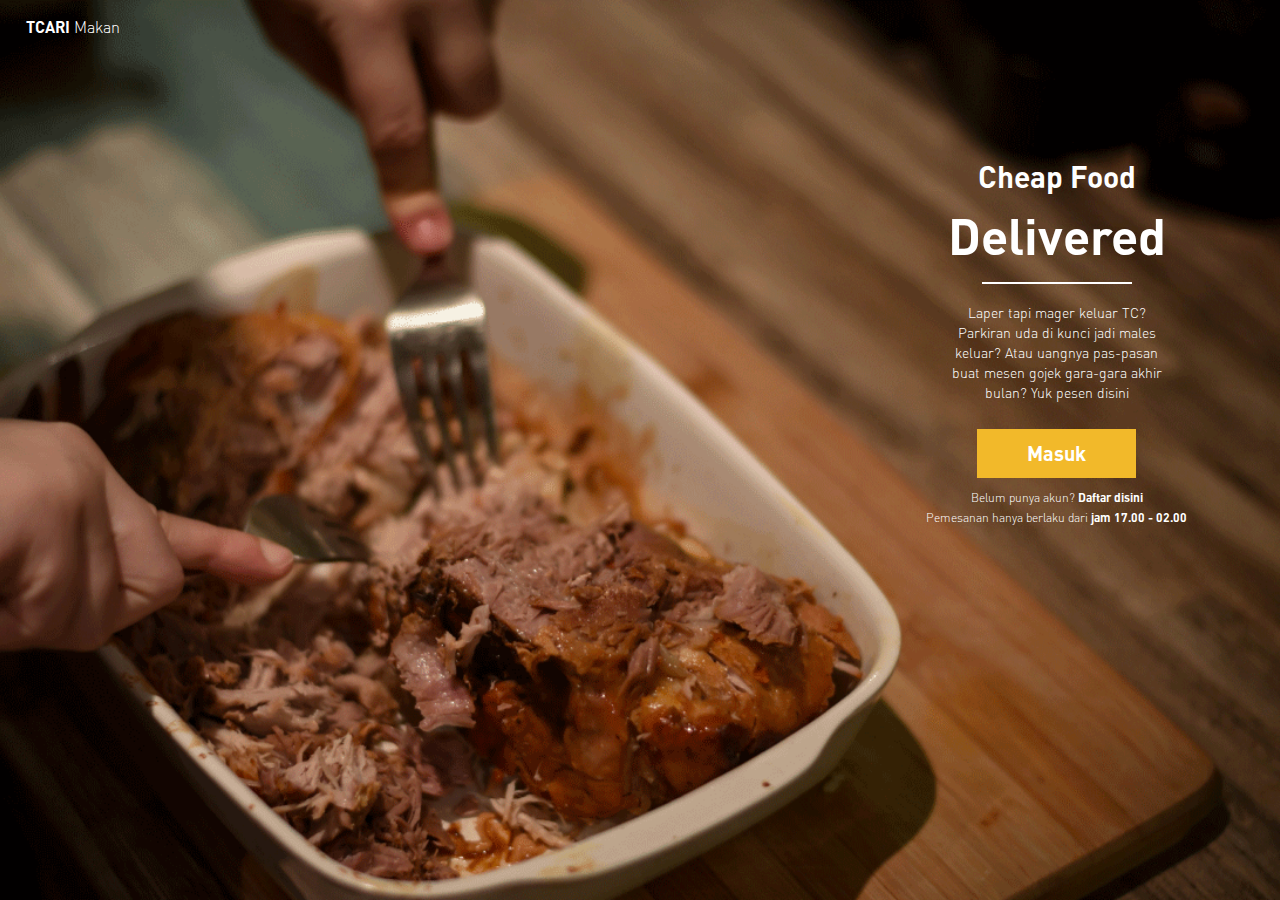
<file: index.html>
<!DOCTYPE html>
<html>
<head>
	<title>TCARI Makan</title>
	<link rel="stylesheet" type="text/css" href="style.css">
	<link rel="stylesheet" href="https://maxcdn.bootstrapcdn.com/bootstrap/3.3.7/css/bootstrap.min.css">
	<script src="https://ajax.googleapis.com/ajax/libs/jquery/3.2.0/jquery.min.js"></script>
	<script src="https://maxcdn.bootstrapcdn.com/bootstrap/3.3.7/js/bootstrap.min.js"></script>
</head>
<body>
	<div class="navbar">
		<a href="index.html" class="logo font1"><b class="font2">TCARI</b> Makan</a>
	</div>
	<div class="col-md-12 badan">
		<div class="col-md-8"></div>
		<div class="col-md-4">
			<div class="col-md-12 center judul">
				<p class="font2 atas">Cheap Food</p>
				<p class="font2	bawah"><b>Delivered</b></p>
				<div class="garis"></div>
			</div>
			<div class="col-md-12 center">
				<p class="font1 paragraf">Laper tapi mager keluar TC? Parkiran uda di kunci jadi males keluar? Atau uangnya pas-pasan buat mesen gojek gara-gara akhir bulan? Yuk pesen disini</p>
				<a class="button tombol font2 jarak" href="login.html">Masuk</a>
				<p class="font1 tulisanKecil atas">Belum punya akun? <a href="daftar.html" class="font2">Daftar disini</a></p>
				<p class="font1 tulisanKecil bawah">Pemesanan hanya berlaku dari <b class="font2">jam 17.00 - 02.00</b></p>
			</div>
		</div>
	</div>
</body>
</html>
</file>
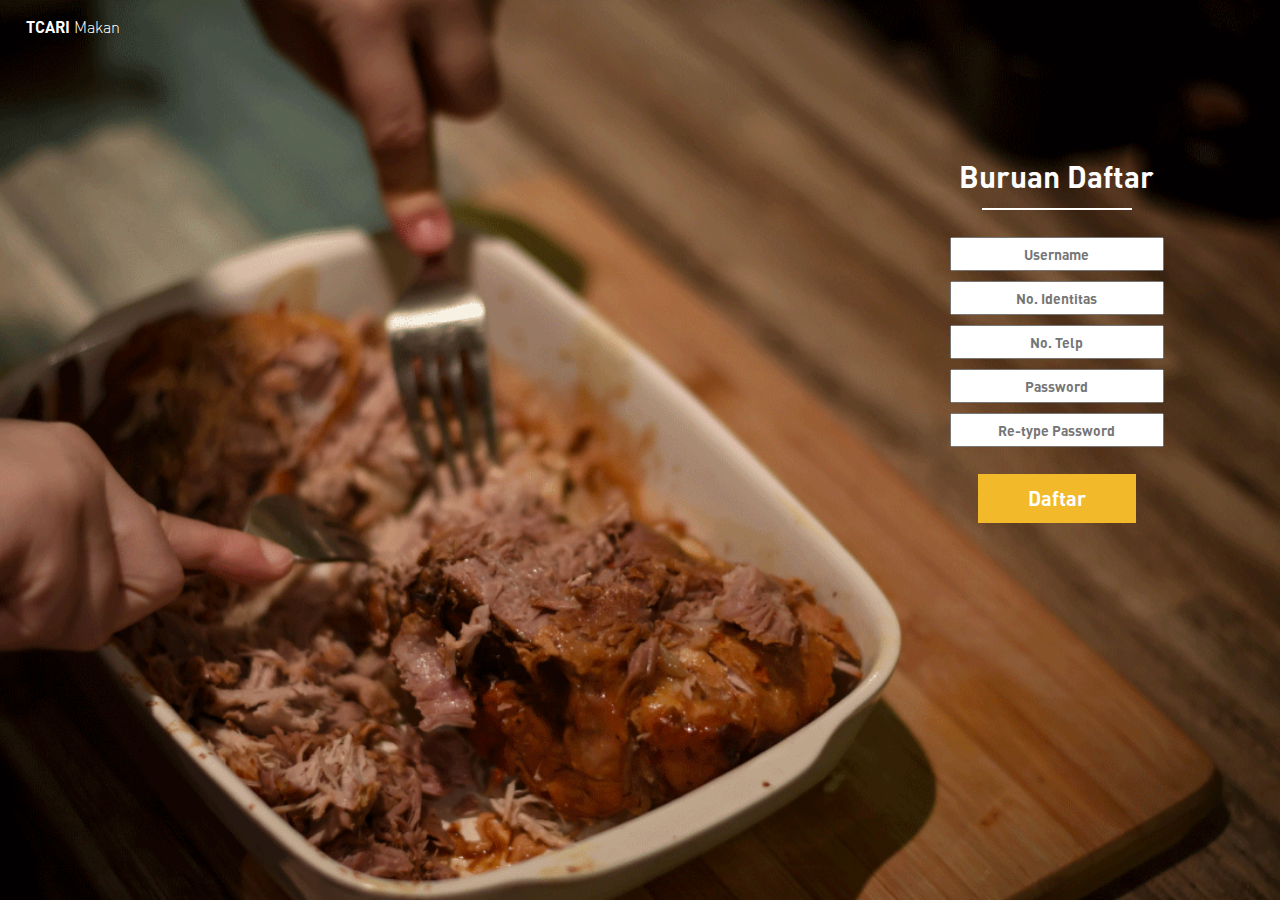
<file: daftar.html>
<!DOCTYPE html>
<html>
<head>
	<title>TCARI Makan</title>
	<link rel="stylesheet" type="text/css" href="style.css">
	<link rel="stylesheet" href="https://maxcdn.bootstrapcdn.com/bootstrap/3.3.7/css/bootstrap.min.css">
	<script src="https://ajax.googleapis.com/ajax/libs/jquery/3.2.0/jquery.min.js"></script>
	<script src="https://maxcdn.bootstrapcdn.com/bootstrap/3.3.7/js/bootstrap.min.js"></script>
</head>
<body>
	<div class="navbar">
		<a href="index.html" class="logo font1"><b class="font2">TCARI</b> Makan</a>
	</div>
	<div class="col-md-12 badan">
		<div class="col-md-8"></div>
		<div class="col-md-4">
			<div class="col-md-12 center judul">
				<p class="font2 atas">Buruan Daftar</p>
				<div class="garis"></div>
			</div>
			<div class="col-md-12 center form-daftar">
				<p class="font2"><input type="text" name="user" placeholder="Username"></p>
				<p class="font2"><input type="text" name="user" placeholder="No. Identitas"></p>
				<p class="font2"><input type="text" name="user" placeholder="No. Telp"></p>
				<p class="font2"><input type="password" name="user" placeholder="Password"></p>
				<p class="font2"><input type="password" name="user" placeholder="Re-type Password"></p>
				<a class="button tombol font2 jarak" href="index.html">Daftar</a>
			</div>
		</div>
	</div>
</body>
</html>
</file>
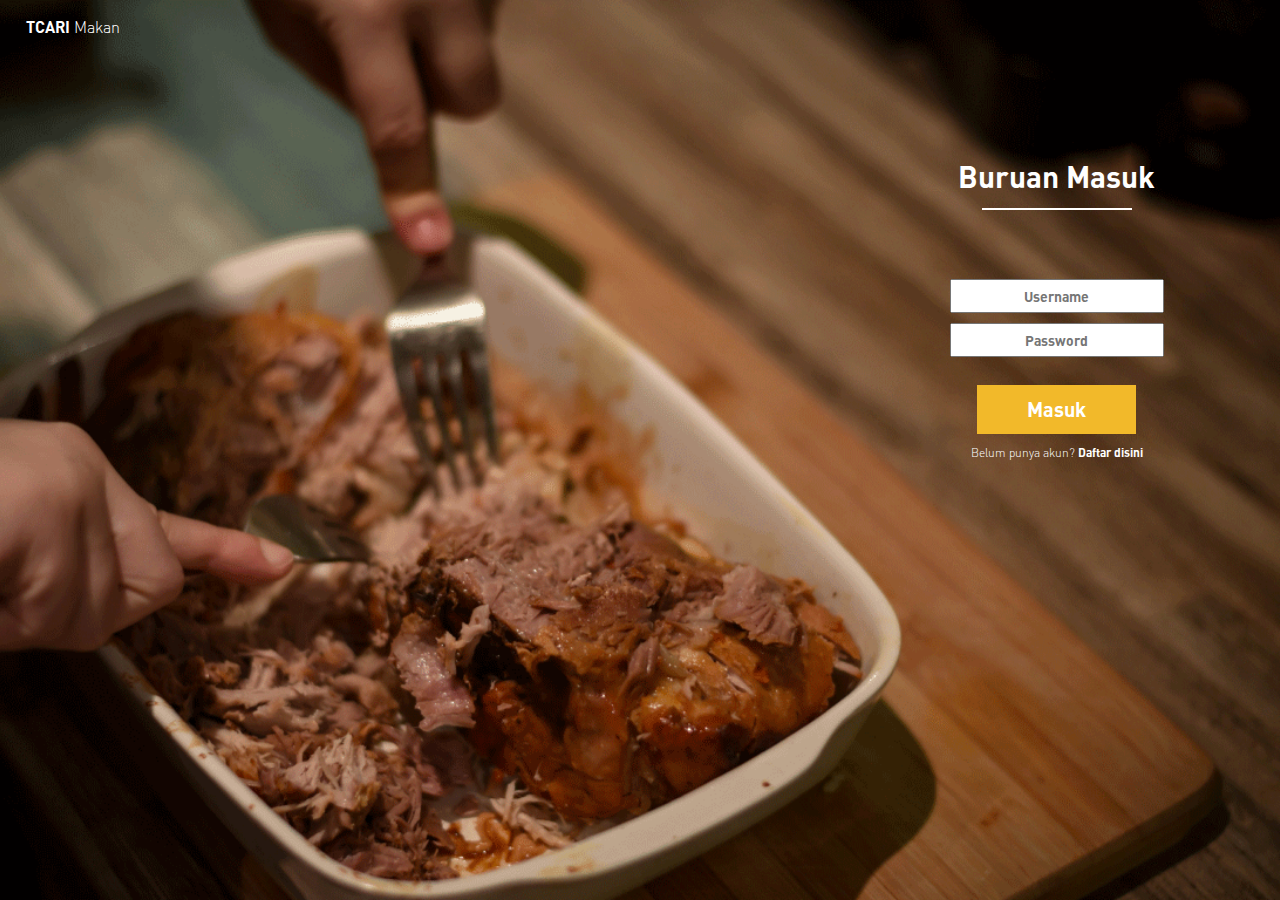
<file: login.html>
<!DOCTYPE html>
<html>
<head>
	<title>TCARI Makan</title>
	<link rel="stylesheet" type="text/css" href="style.css">
	<link rel="stylesheet" href="https://maxcdn.bootstrapcdn.com/bootstrap/3.3.7/css/bootstrap.min.css">
	<script src="https://ajax.googleapis.com/ajax/libs/jquery/3.2.0/jquery.min.js"></script>
	<script src="https://maxcdn.bootstrapcdn.com/bootstrap/3.3.7/js/bootstrap.min.js"></script>
</head>
<body>
	<div class="navbar">
		<a href="index.html" class="logo font1"><b class="font2">TCARI</b> Makan</a>
	</div>
	<div class="col-md-12 badan">
		<div class="col-md-8"></div>
		<div class="col-md-4">
			<div class="col-md-12 center judul">
				<p class="font2 atas">Buruan Masuk</p>
				<div class="garis"></div>
			</div>
			<div class="col-md-12 center form-login">
				<p class="font2"><input type="text" name="user" placeholder="Username"></p>
				<p class="font2"><input type="password" name="user" placeholder="Password"></p>
				<a class="button tombol font2 jarak" href="menu.html">Masuk</a>
				<p class="font1 tulisanKecil atas">Belum punya akun? <a href="daftar.html" class="font2">Daftar disini</a></p>
			</div>
		</div>
	</div>
</body>
</html>
</file>
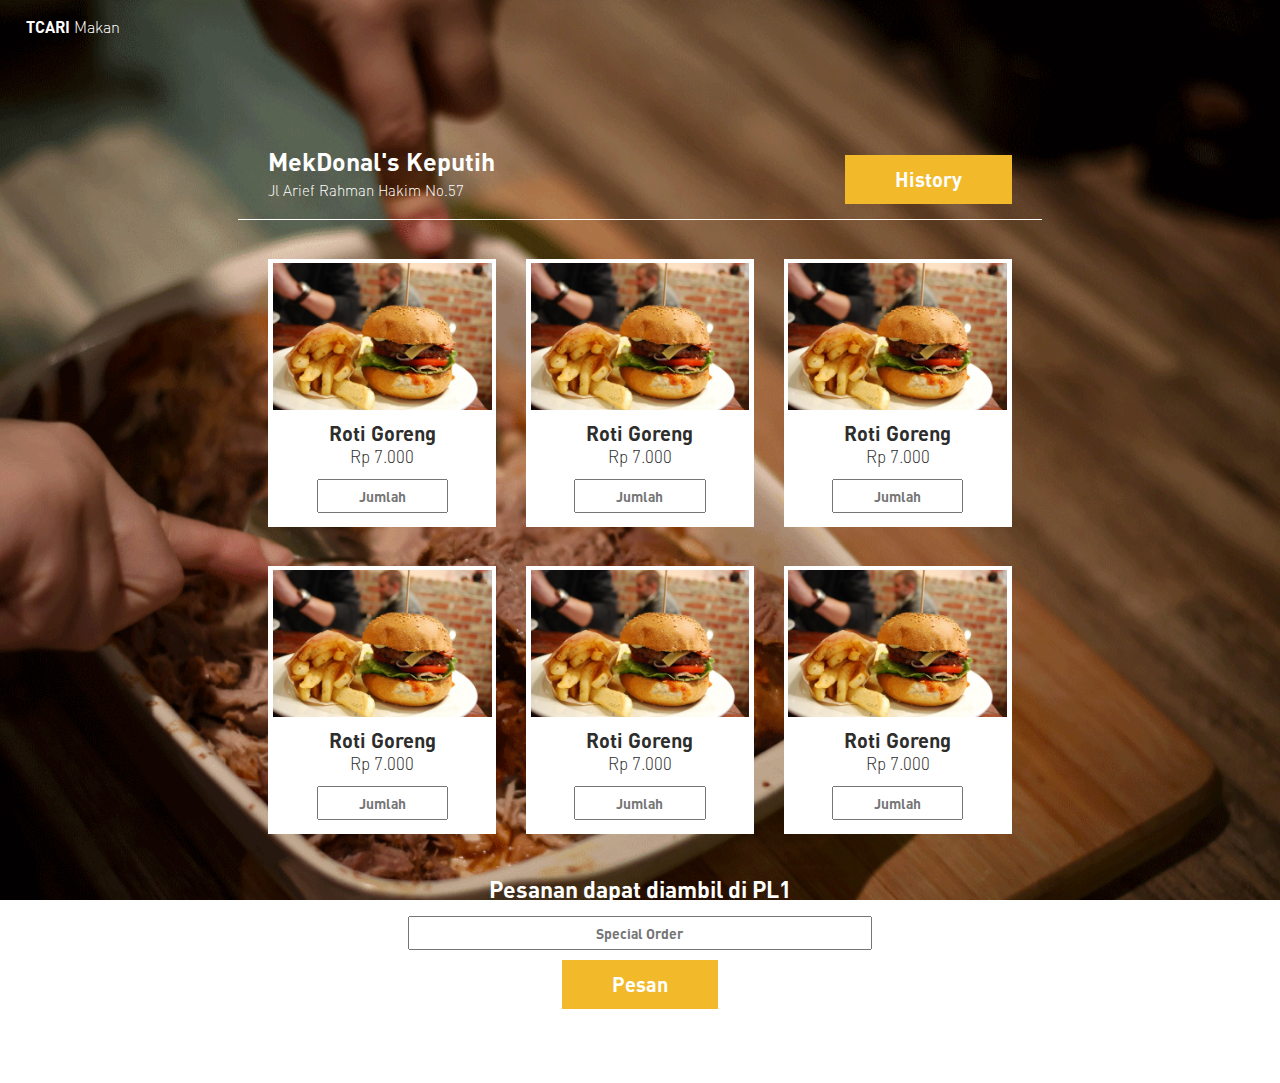
<file: menu.html>
<!DOCTYPE html>
<html>
<head>
	<title>TCARI Makan</title>
	<link rel="stylesheet" type="text/css" href="style.css">
	<link rel="stylesheet" href="https://maxcdn.bootstrapcdn.com/bootstrap/3.3.7/css/bootstrap.min.css">
	<script src="https://ajax.googleapis.com/ajax/libs/jquery/3.2.0/jquery.min.js"></script>
	<script src="https://maxcdn.bootstrapcdn.com/bootstrap/3.3.7/js/bootstrap.min.js"></script>
</head>
<body>
	<div class="navbar">
		<a href="index.html" class="logo font1"><b class="font2">TCARI</b> Makan</a>
	</div>
	<div class="col-md-12 badan">
		<div class="col-md-2"></div>
		<div class="col-md-8">
			<div class="col-md-12">
				<div class="col-md-8">
					<p class="font2 judul2">MekDonal's Keputih</p>
					<p class="font1 judul3">Jl Arief Rahman Hakim No.57</p>
				</div>
				<div class="col-md-4" style="text-align:right">
					<a class="button tombol font2 jarak" href="progress.html">History</a>
				</div>
			</div>
			<div class="col-md-12 garis2"></div>
			<div class="col-md-12 center">
				<div class="col-md-4 daftar ">
					<div class="putih">
						<img src="makanan.jpg">
						<p class="font2">Roti Goreng</p>
						<p class="font1">Rp 7.000</p>
						<p>
							<input type="text" placeholder="Jumlah">
						</p>
					</div>
				</div>
				<div class="col-md-4 daftar ">
					<div class="putih">
						<img src="makanan.jpg">
						<p class="font2">Roti Goreng</p>
						<p class="font1">Rp 7.000</p>
						<p>
							<input type="text" placeholder="Jumlah">
						</p>
					</div>
				</div>
				<div class="col-md-4 daftar ">
					<div class="putih">
						<img src="makanan.jpg">
						<p class="font2">Roti Goreng</p>
						<p class="font1">Rp 7.000</p>
						<p>
							<input type="text" placeholder="Jumlah">
						</p>
					</div>
				</div>
				<div class="col-md-4 daftar ">
					<div class="putih">
						<img src="makanan.jpg">
						<p class="font2">Roti Goreng</p>
						<p class="font1">Rp 7.000</p>
						<p>
							<input type="text" placeholder="Jumlah">
						</p>
					</div>
				</div>
				<div class="col-md-4 daftar ">
					<div class="putih">
						<img src="makanan.jpg">
						<p class="font2">Roti Goreng</p>
						<p class="font1">Rp 7.000</p>
						<p>
							<input type="text" placeholder="Jumlah">
						</p>
					</div>
				</div>
				<div class="col-md-4 daftar ">
					<div class="putih">
						<img src="makanan.jpg">
						<p class="font2">Roti Goreng</p>
						<p class="font1">Rp 7.000</p>
						<p>
							<input type="text" placeholder="Jumlah">
						</p>
					</div>
				</div>
			</div>
			<div class="col-md-12 center">
				<p class="font2" style="margin-top: 5%; font-size: 23px">Pesanan dapat diambil di PL1</p>
				<p class="font2"><input type="text" name="user" placeholder="Special Order"></p>
				<p style="margin-top: -3vw;"><a class="button tombol font2 jarak" href="progress.html">Pesan</a></p>
			</div>
		</div>
	</div>
</body>
</html>
</file>
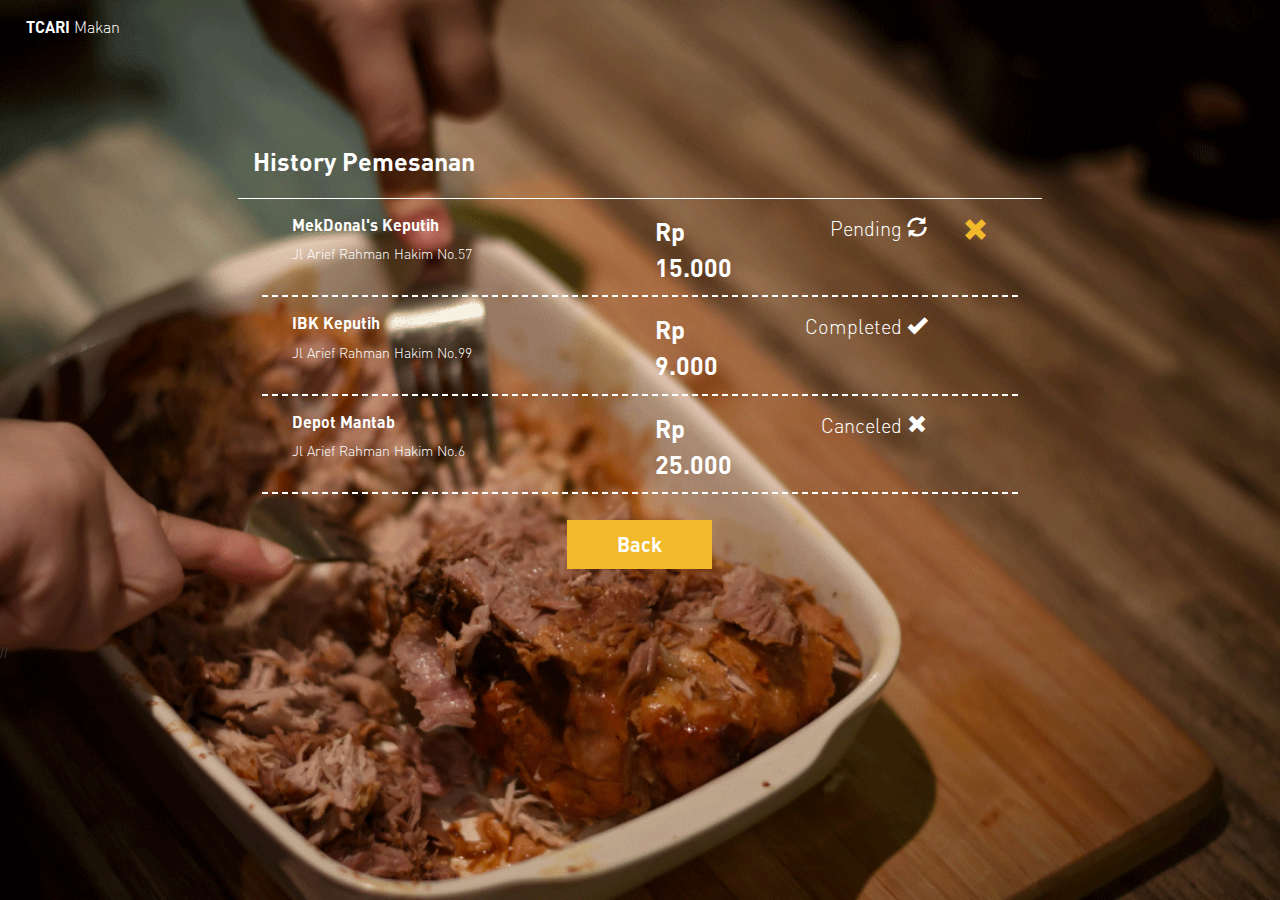
<file: progress.html>
<!DOCTYPE html>
<html>
<head>
	<title>TCARI Makan</title>
	<link rel="stylesheet" type="text/css" href="style.css">
	<link rel="stylesheet" href="https://maxcdn.bootstrapcdn.com/bootstrap/3.3.7/css/bootstrap.min.css">
	<script src="https://ajax.googleapis.com/ajax/libs/jquery/3.2.0/jquery.min.js"></script>
	<script src="https://maxcdn.bootstrapcdn.com/bootstrap/3.3.7/js/bootstrap.min.js"></script>
</head>
<body>
	<div class="navbar">
		<a href="index.html" class="logo font1"><b class="font2">TCARI</b> Makan</a>
	</div>

	<!-- Modal -->
	<div class="modal fade" id="myModal" role="dialog">
		<div class="modal-dialog">

			<!-- Modal content-->
			<div class="modal-content">
				<div class="modal-body center">
					<button type="button" class="close" onclick="window.location.href='menu.html'">&times;</button>
					<p class="font2" style="color:#2D2D2C; font-size: 18px;">Pesanan dicancel</p>
				</div>
			</div>

		</div>
	</div>

	<div class="col-md-12 badan">
		<div class="col-md-2"></div>
		<div class="col-md-8">
			<div class="col-md-12"	>
				<p class="font2 judul2">History Pemesanan</p>
			</div>
			<div class="col-md-12 garis2"></div>
			<div class="col-md-12" style="padding-left: 3%; padding-right: 3%">
				<div class="col-md-12 garisBawah">
					<div class="col-md-6">
						<p class="font2" style="font-size: 16px">MekDonal's Keputih</p>
						<p class="font1" style="margin-top: -1%">Jl Arief Rahman Hakim No.57</p>
					</div>
					<div class="col-md-2">
						<p class="font2" style="font-size: 25px">Rp 15.000</p>
					</div>
					<div class="col-md-3" style="text-align:right">
						<p class="font1" style="font-size: 20px">Pending <span class="glyphicon glyphicon-refresh"></span></p>
					</div>
					<div class="col-md-1">
						<p class="font1" style="font-size: 25px; text-align:right"><a style="color:#F2B92A" data-toggle="modal" data-target="#myModal" id="batal"><span class="glyphicon glyphicon-remove"></span></a></p>
					</div>
				</div>
				<div class="col-md-12 garisBawah">
					<div class="col-md-6">
						<p class="font2" style="font-size: 16px">IBK Keputih</p>
						<p class="font1" style="margin-top: -1%">Jl Arief Rahman Hakim No.99</p>
					</div>
					<div class="col-md-2">
						<p class="font2" style="font-size: 25px">Rp 9.000</p>
					</div>
					<div class="col-md-3" style="text-align:right">
						<p class="font1" style="font-size: 20px">Completed <span class="glyphicon glyphicon-ok"></span></p>
					</div>
				</div>
				<div class="col-md-12 garisBawah">
					<div class="col-md-6">
						<p class="font2" style="font-size: 16px">Depot Mantab</p>
						<p class="font1" style="margin-top: -1%">Jl Arief Rahman Hakim No.6</p>
					</div>
					<div class="col-md-2">
						<p class="font2" style="font-size: 25px">Rp 25.000</p>
					</div>
					<div class="col-md-3" style="text-align:right">
						<p class="font1" style="font-size: 20px">Canceled <span class="glyphicon glyphicon-remove"></span></p>
					</div>
				</div>
			</div>
			<div class="col-md-12 center">
				<p style="margin-top: -1vw;"><a class="button tombol font2 jarak" href="menu.html">Back</a></p>
			</div>
		</div>
	</div>
</body>
// <script type="text/javascript">
// 	$(document).ready(function(){
// 		var startButton = document.getElementById("batal");
// 		startButton.onclick = setInterval(function(){window.location = "menu.html";},3000);
// 	})
// </script>
</html>
</file>
<file: style.css>
@font-face {
	font-family: "DINPro-Bold";
	src: url(DINPro-Bold.ttf);
}

@font-face {
	font-family: "DINPro-Light";
	src: url(DINPro-Light.ttf);
}

.button, .button:hover, .button:active, .button:visited, .button:focus {
    text-decoration:none;
    color: white;
}

body { 
	background: url(bg.png) no-repeat center center fixed; 
	-webkit-background-size: cover;
	-moz-background-size: cover;
	-o-background-size: cover;
	background-size: cover;
}

.navbar{
	width: 100%
	border-style: solid;
	/*background-color: red;*/
	position: fixed;
	height: 60px;
	padding: 15px 25px;
}

.badan{
	padding: 5vw;
}

div{
	/*border-style: solid;*/
}

.font1{
	font-family: "DINPro-Light";
}

.font2{
	font-family: "DINPro-Bold";
}

.font1, .font2{
	color: white;
}


.logo{
	text-decoration: none;
	color: white;
	font-size: 16px;
}

.judul .atas{
	font-size: 30px;
}

.judul .bawah{
	margin-top: -7%;
	font-size: 50px;
}

.garis{
	border-bottom-style: solid;
	border-bottom-color: white;
	border-bottom-width: 2px;
	margin-left: 29%;
	margin-right: 29%;
}

.center{
	text-align: center;
}

.paragraf{
	padding-top: 5%;
	padding-right: 5vw;
	padding-left: 5vw;
}

.tombol{
	border-style: none;
	padding: 10px 50px;
	font-size: 20px;
	background-color: #F2B92A;

	transition-property: transform, color;
	transition-duration: 0.3s;
	transition-timing-function: linear;
}

.jarak{
	margin-top: 5%;
}

.tulisanKecil{
	font-size: 12px;
}

.center .atas{
	margin-top: 3%;
}

.center .bawah{
	margin-top: -2%;
}

.tombol:hover{
	background-color:white;
	color: #F2B92A;
	transform: scale(1.1);
}

.navbar a:hover{
	text-decoration: none;
	color: #F2B92A;
}

.center a:hover{
	text-decoration: none;
	color: #F2B92A;
}

.navbar a:hover .font2{
	color: #F2B92A;
}

a.button {
	-webkit-appearance: button;
	-moz-appearance: button;
	appearance: button;

	text-decoration: none;
}

.form-login{
	margin-top: 18%;
}

.form-daftar{
	margin-top: 7%;
}

input[type=text], input[type=password] {
	width: 60%;
	padding: 5px 8px;
	box-sizing: border-box;
	text-align:center;
	color: #2D2D2C;
	font-family: "DINPro-Bold";
	
	transition-property: width;
	transition-duration: 0.3s;
	transition-timing-function: linear;
}

input:focus{
	width: 65%;
}

.putih{
	background-color: white;
	padding: 2% 2%;
}

.judul2{
	font-size: 25px;
}

.judul3{
	margin-top: -10px;
	font-size: 15px;
}

.garis2{
	margin-top: 1%;
	border-bottom-style: solid;
	border-bottom-color: white;
	border-bottom-width: 1px;
}

.daftar{
	margin-top: 5%;
}

.putih img{
	width: 100%;
}

.putih .font2{
	color: #2D2D2C;
	margin-top: 4%;
	font-size: 20px;
}
.putih .font1{
	color: #2D2D2C;
	margin-top: -1vw;
	font-size: 17px;
}

.garisBawah{
	margin-top: 2%;
	color: white;
	border-bottom-style: dashed;
	border-bottom-width: 2px;
	border-spacing: 10px 50px;
}
</file>
